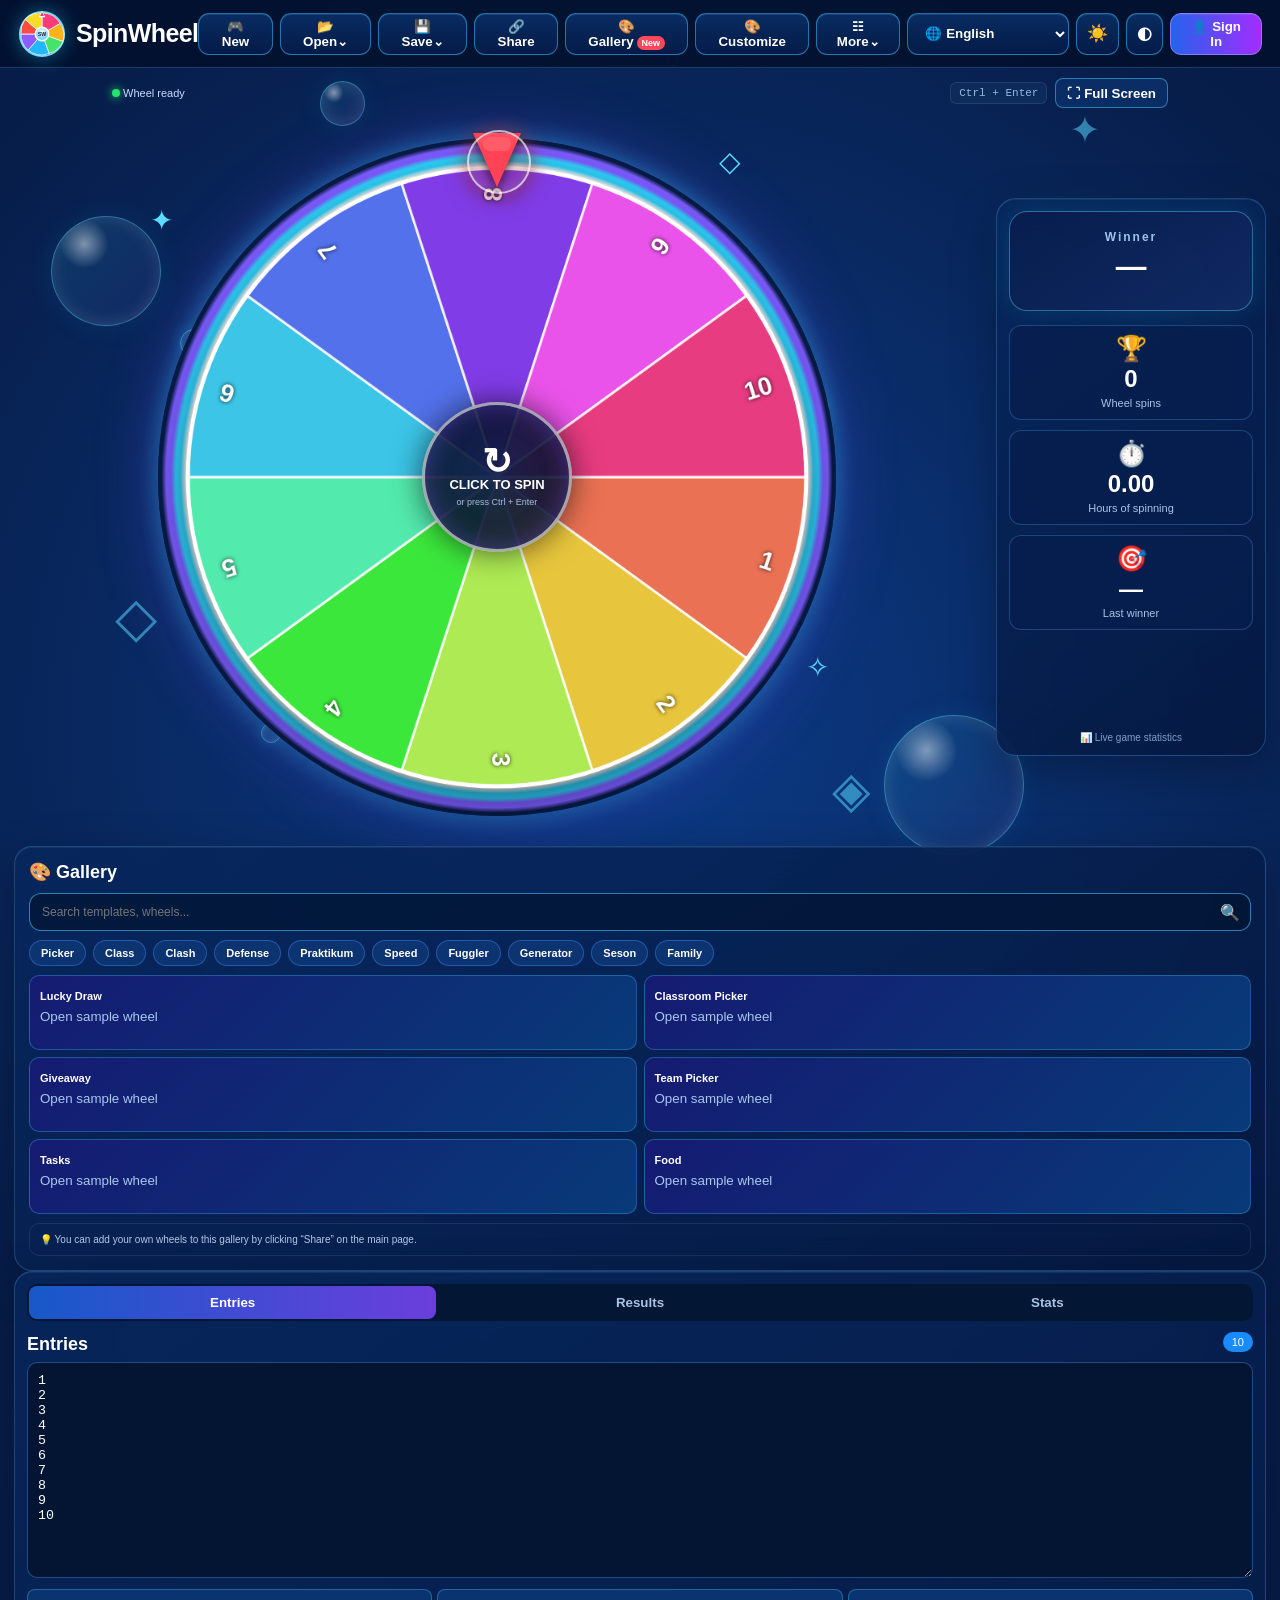
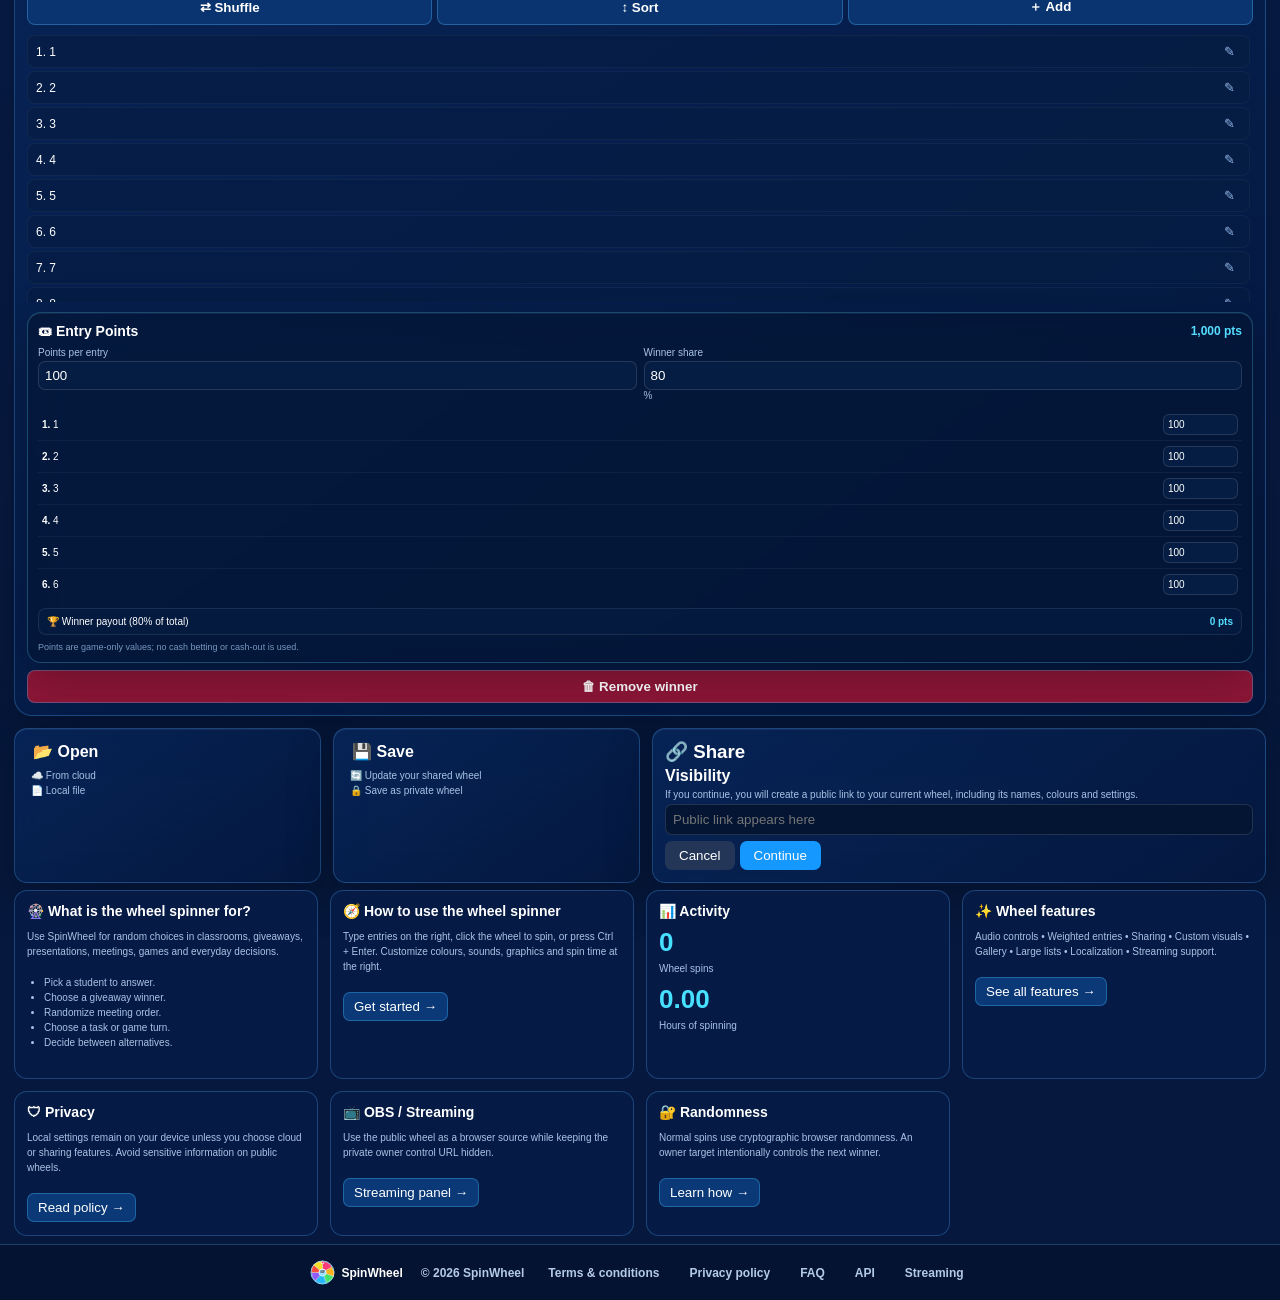
<file: static/index.html>
<!doctype html>
<html lang="en">
<head>
<meta charset="utf-8"><meta name="viewport" content="width=device-width,initial-scale=1">
<title>SpinWheel</title>
<meta name="theme-color" content="#071b4b">
<link rel="icon" type="image/svg+xml" href="/static/spinwheel-logo.svg">
<link rel="apple-touch-icon" href="/static/spinwheel-logo.svg">
<link rel="manifest" href="/static/site.webmanifest">
<link rel="stylesheet" href="/static/style.css">
</head>
<body>
<div class="bgfx" aria-hidden="true"><span class="bubble b1"></span><span class="bubble b2"></span><span class="bubble b3"></span><span class="bubble b4"></span><span class="bubble b5"></span><span class="shape s1">◇</span><span class="shape s2">✦</span><span class="shape s3">✧</span><span class="shape s4">◈</span><span class="shape s5">○</span></div>
<header class="topbar">
 <a class="brand" href="/"><img src="/static/spinwheel-logo.svg" class="brandLogo"><span><b>SpinWheel</b></span></a>
 <nav class="nav">
  <button onclick="newGame()">🎮 <span data-i18n="newGame">New</span></button>
  <div class="menu"><button onclick="toggleMenu('openMenu')">📂 <span data-i18n="open">Open</span>⌄</button><div id="openMenu" class="dropdown"><button onclick="openCloud()">☁️ <span data-i18n="openCloud">From cloud</span></button><button onclick="openLocal()">📄 <span data-i18n="openLocal">Local file</span></button><button onclick="helpChoose()">❔ <span data-i18n="helpChoose">Help me choose</span></button></div></div>
  <div class="menu"><button onclick="toggleMenu('saveMenu')">💾 <span data-i18n="save">Save</span>⌄</button><div id="saveMenu" class="dropdown"><button onclick="saveShared()">🔄 <span data-i18n="updateShared">Update your shared wheel</span></button><button onclick="savePrivate()">🔒 <span data-i18n="savePrivate">Save as private wheel</span></button></div></div>
  <button onclick="shareWheel()">🔗 <span data-i18n="share">Share</span></button>
  <button onclick="openGallery()">🎨 <span data-i18n="gallery">Gallery</span><em>New</em></button>
  <button onclick="toggleCustomize()">🎨 <span data-i18n="customize">Customize</span></button>
  <div class="menu"><button onclick="toggleMenu('moreMenu')">☷ <span data-i18n="more">More</span>⌄</button><div id="moreMenu" class="dropdown right"><button onclick="showInfo('feedback')">💬 Feedback</button><button onclick="showInfo('faq')">❔ FAQ</button><button onclick="showAccount()">👤 My Account</button><button onclick="showPreferences()">⚙ Preferences</button><button onclick="importGoogleSheets()">📊 Import Google Sheets</button></div></div>
  <select id="language" onchange="setLanguage(this.value)"><option value="en">🌐 English</option><option value="am">🇪🇹 አማርኛ</option><option value="om">🇪🇹 Afaan Oromoo</option><option value="ti">🇪🇹 ትግርኛ</option><option value="wal">🇪🇹 Wolaytta</option><option value="so">Soomaali</option><option value="sid">Sidama</option></select>
  <button class="themeIcon" onclick="toggleCustomize()">☀️</button><button class="themeIcon">◐</button><button class="accountBtn" onclick="showAccount()">👤 <span data-i18n="signIn">Sign In</span></button>
 </nav>
</header>
<main class="dashboard">
<section class="centerStage">
  <div class="stageHeader"><span><i class="live"></i> <span data-i18n="wheelReady">Wheel ready</span></span><div class="stageTools"><kbd>Ctrl + Enter</kbd><button class="fullBtn" onclick="openFullscreenGame()">⛶ Full Screen</button></div></div>
  <div class="gameLayout">
  <div class="gameWheelColumn">
  <div class="wheelArea">
   <div class="wheelDecor"><span class="ringBubble rb1"></span><span class="ringBubble rb2"></span><span class="ringBubble rb3"></span><span class="ringStar rs1">✦</span><span class="ringStar rs2">✧</span><span class="ringStar rs3">◇</span></div>
   <div class="pointer"><span></span></div>
   <div class="wheelOuter"><canvas id="wheel" width="820" height="820"></canvas><div class="centerSpin" onclick="spin()"><strong>↻</strong><span data-i18n="clickSpin">CLICK TO SPIN</span><small>or press Ctrl + Enter</small></div></div>
   
  </div>
  </div>
  <div class="gameSidePanel glass">
    <div id="winner" class="winnerBanner"><small>Winner</small><strong>—</strong></div>
    <div class="quickStats sideStats">
      <div class="statCard"><strong>🏆</strong><b id="spinCount">0</b><span data-i18n="wheelSpins">Wheel spins</span></div>
      <div class="statCard"><strong>⏱️</strong><b id="hoursCount">0.00</b><span data-i18n="hoursSpinning">Hours of spinning</span></div>
      <div class="statCard"><strong>🎯</strong><b id="lastResult">—</b><span data-i18n="lastWinner">Last winner</span></div>
    </div>
    <div class="sideHint">📊 <span data-i18n="spinStatsHint">Live game statistics</span></div>
  </div>
  </div>
 </section>
 

  <section class="leftGallery glass">
  <div class="panelTitle"><h2>🎨 <span data-i18n="gallery">Gallery</span></h2></div>
  <div class="search"><input id="gallerySearchMain" placeholder="Search templates, wheels..." oninput="renderMainGallery(this.value)"> 🔍</div>
  <div class="chips" id="mainCats"></div><div class="miniGallery" id="mainGallery"></div>
  <div class="galleryNote">💡 <span data-i18n="galleryNote">You can add your own wheels to this gallery by clicking “Share” on the main page.</span></div>
 </section>
  <aside class="rightPanel glass">
  <div class="sideTabs"><button class="active" onclick="showSideTab('list',this)" data-i18n="entries">Entries</button><button onclick="showSideTab('results',this)" data-i18n="results">Results</button><button onclick="showSideTab('stats',this)" data-i18n="stats">Stats</button></div>
  <div class="sideHeading"><h2 data-i18n="entries">Entries</h2><span id="entryCount" class="count">0</span></div>
  <textarea id="entryInput" aria-label="Entries"></textarea>
  <div class="toolbar"><button onclick="shuffleEntries()">⇄ <span data-i18n="shuffle">Shuffle</span></button><button onclick="sortEntries()">↕ <span data-i18n="sort">Sort</span></button><button onclick="addEntry()">＋ <span data-i18n="add">Add</span></button></div>
  <div id="entryList"></div><div id="resultsList" class="hidden"></div><div id="statsPanel" class="hidden"></div>
  <div class="pointsPanel glass">
    <div class="pointsHead"><h3>🎟 Entry Points</h3><span id="poolTotal">0 pts</span></div>
    <div class="pointsControls"><label>Points per entry <input id="pointsDefault" type="number" min="0" step="1" value="100" oninput="applyDefaultPoints()"></label><label>Winner share <input id="winnerShare" type="number" min="0" max="100" step="1" value="20" readonly>%</label></div>
    <div id="pointsList" class="pointsList"></div>
    <div class="payoutSummary"><div class="winnerOnlyPayout"><span>🏆 Winner payout (80% of total)</span><b id="winnerPayout">0 pts</b></div></div><div class="pointsNote">Points are game-only values; no cash betting or cash-out is used.</div>
  </div>
  <button class="remove" onclick="removeWinner()">🗑 <span data-i18n="removeWinner">Remove winner</span></button>
  <div id="customize" class="customize hidden"><h3 data-i18n="appearance">Appearance</h3><label data-i18n="themeColor">Theme colour</label><input id="themeColor" type="color" value="#7c5cff"><label data-i18n="backgroundColor">Background colour</label><input id="bgColor" type="color" value="#06183d"><label data-i18n="backgroundStyle">Background style</label><select id="bgStyle"><option value="solid">Solid</option><option value="gradient">Gradient</option><option value="pattern">Pattern</option><option value="dots">Dots</option></select><label class="check"><input id="graphics" type="checkbox" checked> <span data-i18n="graphics">Animated graphics</span></label><label class="check"><input id="sound" type="checkbox" checked> <span data-i18n="sound">Sound</span></label><label class="check"><input id="confetti" type="checkbox" checked> <span data-i18n="confetti">Confetti</span></label><label data-i18n="spinTime">Spin time</label><div class="range"><input id="duration" type="range" min="1" max="60" value="6"><b><span id="durationLabel">6</span>s</b></div><button class="apply" onclick="applyTheme()" data-i18n="apply">Apply</button></div>
 </aside>

</main>

<section class="openSaveBar"><div class="glass actionCard"><button onclick="openCloud()">📂 <span data-i18n="open">Open</span></button><small>☁️ From cloud</small><small>📄 Local file</small></div><div class="glass actionCard"><button onclick="saveShared()">💾 <span data-i18n="save">Save</span></button><small>🔄 Update your shared wheel</small><small>🔒 Save as private wheel</small></div><div class="glass shareCard"><div><h3>🔗 Share</h3><b>Visibility</b><p>If you continue, you will create a public link to your current wheel, including its names, colours and settings.</p><input id="sharePreview" readonly placeholder="Public link appears here"><div><button onclick="closeModal()" class="secondary">Cancel</button><button onclick="shareWheel()" class="primary">Continue</button></div></div></div></section>
<section class="infoGrid">
 <article><h3>🎡 What is the wheel spinner for?</h3><p>Use SpinWheel for random choices in classrooms, giveaways, presentations, meetings, games and everyday decisions.</p><ul><li>Pick a student to answer.</li><li>Choose a giveaway winner.</li><li>Randomize meeting order.</li><li>Choose a task or game turn.</li><li>Decide between alternatives.</li></ul></article>
 <article><h3>🧭 How to use the wheel spinner</h3><p>Type entries on the right, click the wheel to spin, or press Ctrl + Enter. Customize colours, sounds, graphics and spin time at the right.</p><button class="learn" onclick="showInfo('how')">Get started →</button></article>
 <article><h3>📊 Activity</h3><div class="bigMetric" id="activitySpins">0</div><span>Wheel spins</span><div class="bigMetric" id="activityHours">0.00</div><span>Hours of spinning</span></article>
 <article><h3>✨ Wheel features</h3><p>Audio controls • Weighted entries • Sharing • Custom visuals • Gallery • Large lists • Localization • Streaming support.</p><button class="learn" onclick="showInfo('features')">See all features →</button></article>
 <article><h3>🛡 Privacy</h3><p>Local settings remain on your device unless you choose cloud or sharing features. Avoid sensitive information on public wheels.</p><button class="learn" onclick="showInfo('privacy')">Read policy →</button></article>
 <article><h3>📺 OBS / Streaming</h3><p>Use the public wheel as a browser source while keeping the private owner control URL hidden.</p><button class="learn" onclick="showInfo('streaming')">Streaming panel →</button></article>
 <article><h3>🔐 Randomness</h3><p>Normal spins use cryptographic browser randomness. An owner target intentionally controls the next winner.</p><button class="learn" onclick="showInfo('random')">Learn how →</button></article>
</section>
<footer class="siteFooter"><div class="footerBrand"><img src="/static/spinwheel-logo.svg"><b>SpinWheel</b></div><span>© 2026 SpinWheel</span><button onclick="showInfo('terms')">Terms & conditions</button><button onclick="showInfo('privacy')">Privacy policy</button><button onclick="showInfo('faq')">FAQ</button><button onclick="showInfo('api')">API</button><button onclick="showInfo('streaming')">Streaming</button></footer>
<div id="fullscreenGame" class="fullscreenGame hidden">
  <div class="fullscreenTop"><div class="fsBrand"><img src="/static/spinwheel-logo.svg"><b>SpinWheel</b></div><div class="fsTopTools">
<button type="button" onclick="fsNewGame()">🎮 New Game</button>
<button type="button" onclick="toggleFsCustomize()">🎨 Customize</button>
<button type="button" onclick="toggleFsGallery()">🖼 Gallery</button>
<button type="button" onclick="closeFullscreenGame()">✕ Exit</button></div></div>
  <div class="fullscreenStage">
    <div class="fsDecor" aria-hidden="true"><span>✦</span><span>◇</span><span>○</span><span>✧</span></div>
    <aside class="fsEntriesPanel">
      <div class="fsEntriesTitle"><span>🎟 Entries playing <b id="fsEntryCount"></b></span><span class="fsEntryControls"><button type="button" onclick="fsAddEntry(event)" title="Add entry">＋ ADD</button></span></div>
      <div id="fsInlineAdd" class="fsInlineAdd hidden">
        <input id="fsInlineEntryName" type="text" autocomplete="off" placeholder="Entry name or number">
        <button type="button" onclick="confirmFsAddEntry(event)">ADD</button>
        <button type="button" class="secondary" onclick="cancelFsAddEntry(event)">×</button>
      </div>
      <div id="fsEntries"></div>
    </aside>
    <div class="fsWheelWrap"><div class="fsPointer"></div><div class="fsWheelOuter"><canvas id="fullscreenWheel" width="1200" height="1200"></canvas><div class="fsCenterSpin" onclick="spin()"><strong>↻</strong><span>CLICK TO SPIN</span><small>Ctrl + Enter</small></div></div></div>
    <aside class="fsSidePanel">
      <div id="fullscreenWinner" class="fullscreenWinner">Ready to spin</div>
      <div class="fsStatsTitle">LIVE GAME</div>
      <div class="fsStatCard"><strong id="fsSpinCount">0</strong><span>Wheel spins</span></div>
      <div class="fsStatCard"><strong id="fsHoursCount">0.00</strong><span>Hours of spinning</span></div>
      <div class="fsStatCard fsLastWinnerCard"><strong id="fsLastResult">—</strong><span>Last winner</span></div>
      <div class="fsPointsBox"><div class="pointsHead"><h3>🎟 Entry Points / Bets</h3><span id="fsPoolTotal">0 pts</span></div><div class="fsAllBet"><label>Bet for all entries <input id="fsAllBetAmount" type="number" min="0" step="1" value="100" onclick="event.stopPropagation()" onkeydown="event.stopPropagation()"></label><button onclick="applyAllEntryBet()">APPLY ALL</button></div><div class="fsPointsMeta">Each entry has its own points. You can change any entry below after applying the same bet to all. 🏆 Winner payout (80%): <b id="fsWinnerPayout">0 pts</b></div><div id="fsPointsList" class="fsPointsList"></div></div>
      
    </aside>
  </div>
  <div id="fsCustomizePanel" class="fsQuickPanel hidden"><h3>🎨 Customize</h3><div id="fsCustomizeMount"></div></div>
  <div id="fsGalleryPanel" class="fsQuickPanel hidden"><h3>🖼 Gallery</h3><input id="fsGallerySearch" class="galleryInput" placeholder="Search gallery…" oninput="renderFsGallery(this.value)"><div id="fsGalleryCards" class="miniGallery" style="margin-top:10px"></div></div>
  <div id="winnerCelebration" class="winnerCelebration hidden" aria-live="polite"><div class="celebrationGlow"></div><div class="celebrationTitle"><small>🏆 WINNER</small><b id="celebrationWinner">—</b><span id="celebrationPrize">+0 pts</span></div></div>
</div>
<div id="modal" class="modal hidden"><div class="modalCard"><button class="x" onclick="closeModal()">×</button><h2 id="modalTitle"></h2><div id="modalBody"></div><div id="modalActions" class="modalActions"></div></div></div>
<script src="https://cdn.socket.io/4.8.1/socket.io.min.js"></script><script src="/static/app.js"></script>
</body></html>
</file>
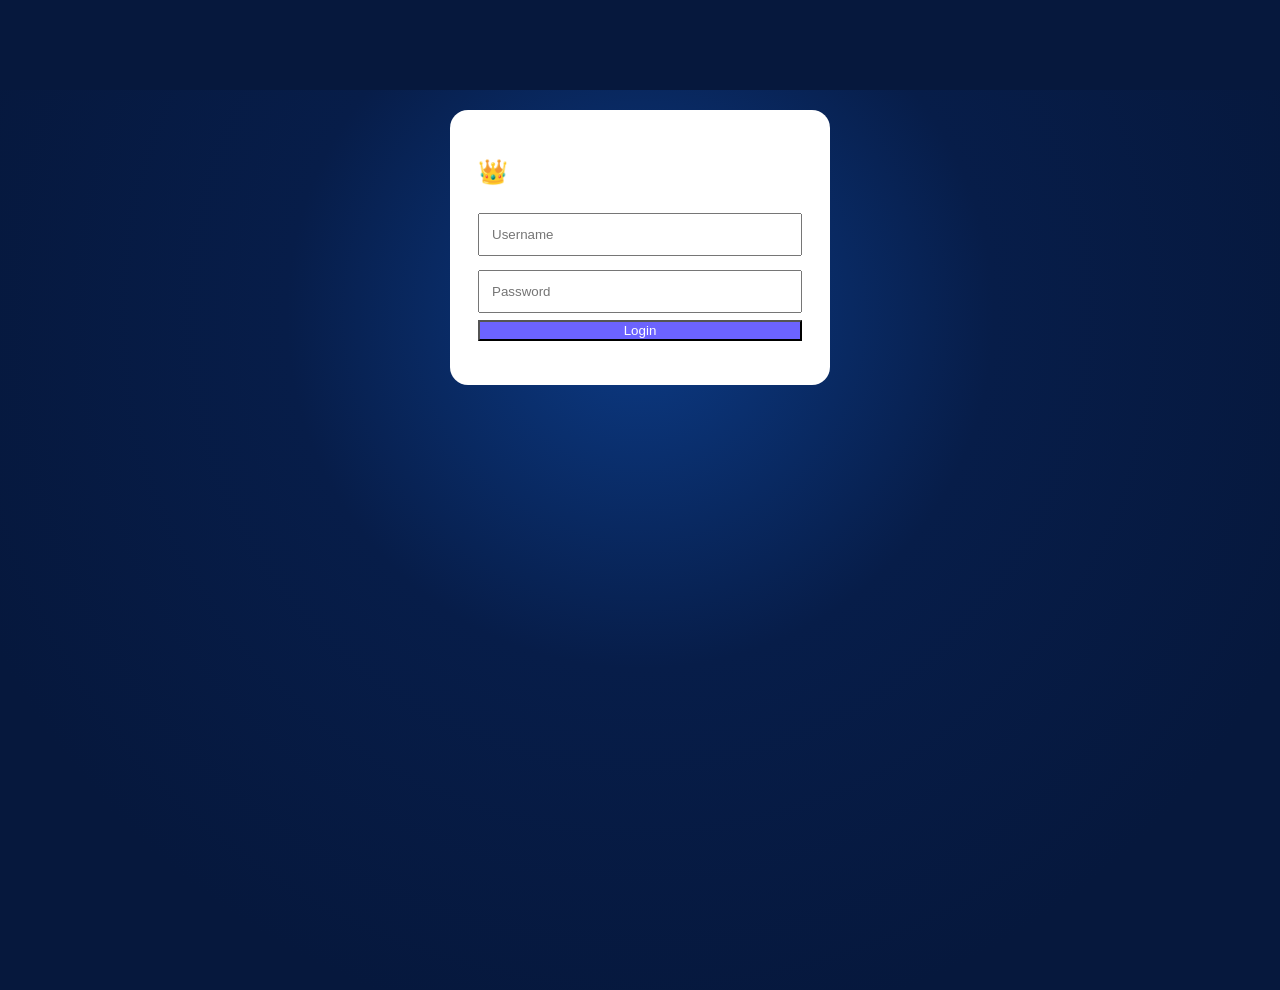
<file: templates/admin-login.html>
<!doctype html><html><head><meta charset="utf-8"><meta name="viewport" content="width=device-width,initial-scale=1"><title>Owner Login</title><link rel="stylesheet" href="/static/style.css"></head><body><main style="max-width:420px;margin:90px auto;padding:20px"><section style="background:#fff;padding:28px;border-radius:18px"><h1>👑 Owner Login</h1><input id="u" placeholder="Username" style="width:100%;padding:12px;margin:7px 0"><input id="p" type="password" placeholder="Password" style="width:100%;padding:12px;margin:7px 0"><button onclick="login()" style="width:100%;background:#6c63ff;color:#fff">Login</button><p id="m"></p></section></main><script>async function login(){let r=await fetch("/api/login",{method:"POST",headers:{"Content-Type":"application/json"},body:JSON.stringify({username:u.value,password:p.value})});let d=await r.json();if(r.ok)location="/admin";else m.textContent=d.message}</script></body></html>
</file>
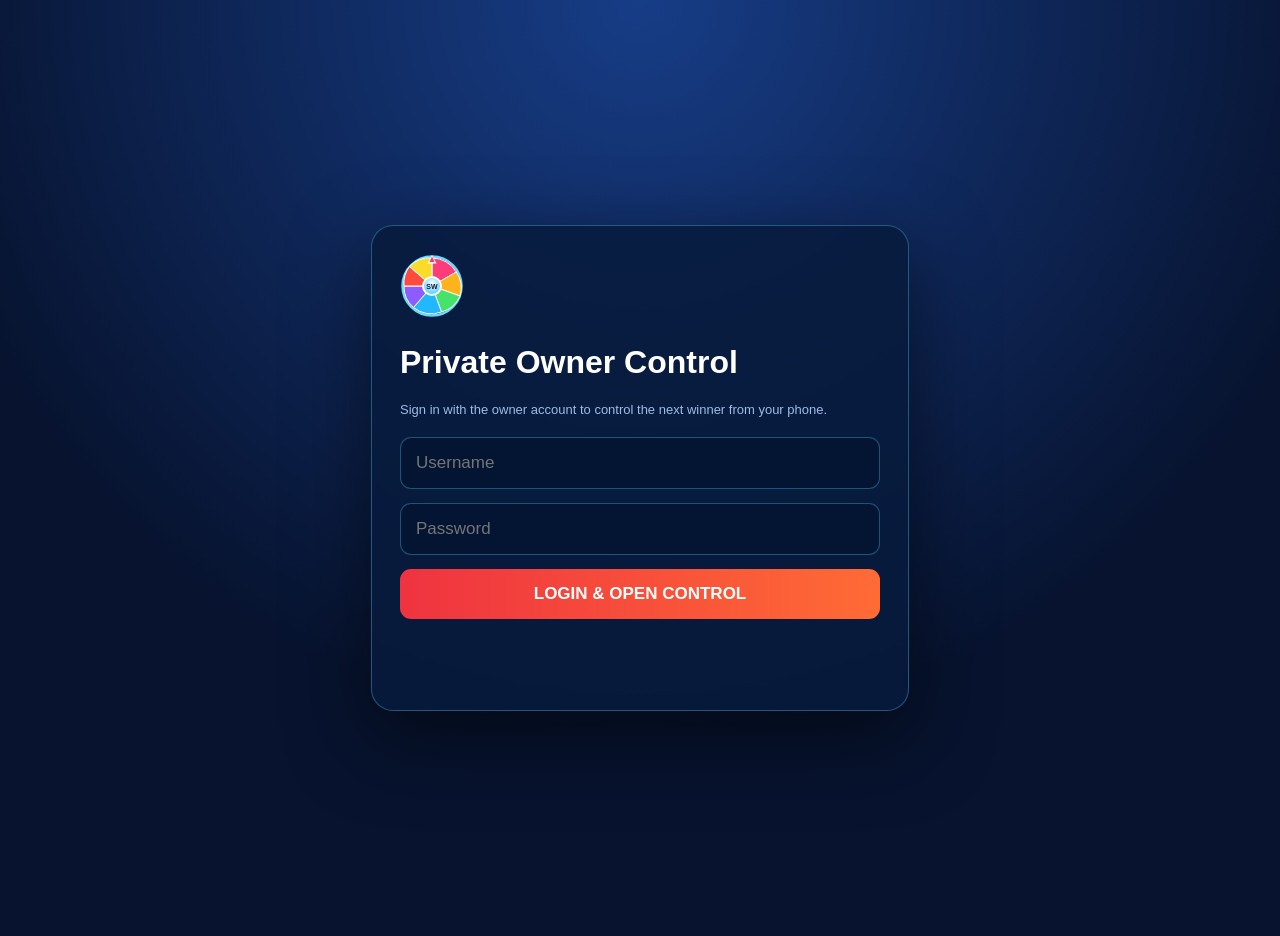
<file: templates/control.html>
<!doctype html>
<html lang="en"><head><meta charset="utf-8"><meta name="viewport" content="width=device-width,initial-scale=1"><title>SpinWheel Private Control</title>
<style>body{font-family:Arial,sans-serif;background:radial-gradient(circle at top,#173d87,#07132f 65%);color:#fff;margin:0;min-height:100vh;display:flex;align-items:center;justify-content:center;padding:18px}.card{width:min(94vw,480px);background:#071b3ddd;border:1px solid #51d8ff55;padding:28px;border-radius:22px;box-shadow:0 25px 80px #0008}.logo{width:64px;height:64px}.field{width:100%;box-sizing:border-box;padding:15px;margin:7px 0;border-radius:11px;border:1px solid #5bcfff55;background:#031533;color:#fff;font-size:17px}.btn{width:100%;padding:15px;margin:7px 0;border-radius:11px;border:0;font-size:17px;font-weight:800;cursor:pointer}.win{background:linear-gradient(90deg,#ef3340,#ff6b35);color:#fff}.ok{background:#0f9f76;color:#fff}.muted{color:#9fbce4;font-size:13px}.status{min-height:24px;color:#70e4ff;font-weight:700}.hidden{display:none!important}.target{font-size:30px;font-weight:900;text-align:center;color:#62e5ff;padding:12px;word-break:break-word}</style></head>
<body><div class="card">
<img class="logo" src="/static/spinwheel-logo.svg" alt="SpinWheel"><h1>Private Owner Control</h1>
<section id="loginBox"><p class="muted">Sign in with the owner account to control the next winner from your phone.</p><input id="u" class="field" placeholder="Username" autocomplete="username"><input id="p" class="field" type="password" placeholder="Password" autocomplete="current-password"><button class="btn win" onclick="phoneLogin()">LOGIN & OPEN CONTROL</button><p id="loginStatus" class="status"></p></section>
<section id="controlBox" class="hidden"><p class="muted">Connected privately. This page is not shown on the public wheel.</p><input id="target" class="field" placeholder="Enter any number or name from the wheel"><button class="btn win" onclick="send()">MAKE THIS WIN</button><button class="btn ok" onclick="clearT()">CLEAR TARGET</button><div id="current" class="target">No target</div><p id="status" class="status">Connecting…</p><button class="btn" style="background:#173a72;color:#fff" onclick="location='/'">OPEN PUBLIC WHEEL</button></section>
</div>
<script src="https://cdn.socket.io/4.8.1/socket.io.min.js"></script><script>
let token=new URLSearchParams(location.search).get('token')||'',s=null;
const $=id=>document.getElementById(id);
function showControl(){ $('loginBox').classList.add('hidden'); $('controlBox').classList.remove('hidden'); connect(); }
async function phoneLogin(){const username=$('u').value.trim(),password=$('p').value;if(!username||!password){$('loginStatus').textContent='Enter username and password.';return}try{const r=await fetch('/api/phone-login',{method:'POST',headers:{'Content-Type':'application/json'},body:JSON.stringify({username,password})});const d=await r.json();if(!r.ok){$('loginStatus').textContent=d.message||'Login failed.';return}token=new URL(d.control_url,location.origin).searchParams.get('token');history.replaceState({},'',d.control_url);showControl()}catch(e){$('loginStatus').textContent='Could not connect to the server.'}}
function connect(){if(typeof io!=='function'){$('status').textContent='Controller connection library did not load.';return}if(s)s.disconnect();s=io({transports:['websocket','polling']});s.on('connect',()=>{s.emit('owner_join',{token});$('status').textContent='Connected — ready to control the next spin.'});s.on('owner_ready',d=>{setCurrent(d.target);$('status').textContent=d.target?'Connected — current target: '+d.target:'Connected — no target set.'});s.on('target_changed',d=>{setCurrent(d.target);$('status').textContent=d.target?'Target accepted: '+d.target:'Target cleared.'});s.on('control_error',d=>{$('status').textContent=d.message||'Controller error.'});s.on('disconnect',()=>{$('status').textContent='Disconnected — reconnecting…'});}
function setCurrent(v){$('current').textContent=v?'TARGET: '+v:'No target'}
function send(){const t=$('target').value.trim();if(!t){$('status').textContent='Enter a number or name first.';return}if(!s||!s.connected){$('status').textContent='Not connected yet.';return}s.emit('set_target',{token,target:t})}
function clearT(){if(s&&s.connected)s.emit('clear_target',{token})}
if(token)showControl();
</script></body></html>
</file>
<file: static/style.css>
*{box-sizing:border-box} :root{--theme:#7c5cff;--bg:#06183d;--panel:rgba(5,27,72,.82);--panel2:rgba(8,36,88,.72);--line:rgba(82,177,255,.28);--text:#fff;--muted:#a9c2e8}html{background:var(--bg)}body{margin:0;min-height:100vh;font-family:Inter,Segoe UI,Arial,sans-serif;color:var(--text);background:radial-gradient(circle at 50% 25%,#0c3b86 0,#071d49 38%,var(--bg) 78%);overflow-x:hidden}.bgfx{position:fixed;inset:0;pointer-events:none;overflow:hidden;z-index:0}.bubble{position:absolute;border:1px solid #5bdcff66;border-radius:50%;background:radial-gradient(circle at 30% 25%,#fff7,transparent 22%),linear-gradient(135deg,#23d8ff22,#a66cff12);box-shadow:inset 0 0 18px #fff2,0 0 28px #20c9ff18;animation:float 13s ease-in-out infinite}.b1{width:110px;height:110px;left:4%;top:24%}.b2{width:45px;height:45px;left:25%;top:9%;animation-delay:-4s}.b3{width:80px;height:80px;right:7%;top:28%;animation-delay:-8s}.b4{width:140px;height:140px;right:20%;bottom:5%;animation-delay:-2s}.b5{width:55px;height:55px;left:34%;bottom:12%;animation-delay:-7s}.shape{position:absolute;color:#57d9ff88;font-size:55px;animation:drift 10s ease-in-out infinite}.s1{left:9%;top:65%}.s2{right:14%;top:12%;font-size:38px;animation-delay:-3s}.s3{left:37%;top:18%;font-size:32px;animation-delay:-6s}.s4{right:32%;bottom:9%;font-size:50px;animation-delay:-1s}.s5{left:52%;top:5%;font-size:25px;animation-delay:-5s}@keyframes float{50%{transform:translate(25px,-35px) scale(1.08)}100%{transform:translate(-10px,15px)}}@keyframes drift{50%{transform:translate(25px,-25px) rotate(180deg)}100%{transform:translate(-15px,20px) rotate(360deg)}}
.topbar{height:68px;display:flex;align-items:center;justify-content:space-between;padding:7px 18px;border-bottom:1px solid var(--line);background:rgba(3,16,45,.88);backdrop-filter:blur(18px);position:sticky;top:0;z-index:30}.brand{display:flex;align-items:center;gap:10px;color:white;text-decoration:none;min-width:180px}.brandLogo{width:48px;height:48px;filter:drop-shadow(0 0 10px #21cfff66)}.brand b{display:block;font-size:25px;letter-spacing:-.6px}.brand small{color:#70dfff;font-size:10px}.nav{display:flex;gap:7px;align-items:center}.nav button,.nav select{height:42px;border:1px solid #35bfff88;border-radius:11px;background:linear-gradient(180deg,#0c3a7caa,#061e4dcc);color:#fff;padding:0 13px;font-weight:800;cursor:pointer;box-shadow:inset 0 1px #ffffff16}.nav button:hover{border-color:#7ae7ff;transform:translateY(-1px)}.nav em{font-style:normal;font-size:9px;background:#ff475d;border-radius:8px;padding:2px 5px;margin-left:3px}.nav select{outline:0}.themeIcon{padding:0 10px!important;font-size:17px}.accountBtn{background:linear-gradient(90deg,#2563eb,#a32cff)!important;border-color:#8a7bff!important}.menu{position:relative}.dropdown{display:none;position:absolute;top:47px;left:0;width:235px;padding:7px;background:#071d49f5;border:1px solid #39c7ff66;border-radius:12px;box-shadow:0 20px 50px #0008;z-index:50}.dropdown.open{display:block}.dropdown.right{right:0;left:auto}.dropdown button{width:100%;height:auto;min-height:40px;text-align:left;border:0;border-radius:8px;background:transparent}.dropdown button:hover{background:#ffffff12}
.dashboard{position:relative;z-index:2;display:grid;grid-template-columns:300px minmax(500px,1fr) 330px;gap:12px;padding:14px 16px 5px;max-width:1540px;margin:auto}.glass{background:linear-gradient(145deg,#07275dcc,#05183fdd);border:1px solid var(--line);box-shadow:0 14px 45px #0004,inset 0 1px #ffffff10;backdrop-filter:blur(16px);border-radius:18px}.leftGallery{padding:13px;align-self:start}.panelTitle h2{margin:0 0 10px;font-size:18px}.search{height:38px;border:1px solid #42c9ff99;border-radius:12px;background:#021431aa;display:flex;align-items:center;padding:0 10px;color:#83dcff}.search input{flex:1;background:none;border:0;outline:0;color:#fff;font-size:12px}.chips{display:flex;flex-wrap:wrap;gap:7px;margin:9px 0}.chips button{background:#0c3471;border:1px solid #4b8dff66;color:#fff;border-radius:999px;padding:6px 11px;font-size:11px;font-weight:800;cursor:pointer}.miniGallery{display:grid;grid-template-columns:1fr 1fr;gap:7px}.miniCard{min-height:75px;border:1px solid #40bfff55;border-radius:10px;padding:10px;background:linear-gradient(135deg,#151b72,#083a78);cursor:pointer}.miniCard b{font-size:11px}.miniCard small{display:block;color:#a8c8ee;margin-top:5px}.galleryNote{font-size:10px;color:#b5cae9;margin-top:9px;border:1px solid #ffffff16;border-radius:10px;padding:10px}
.centerStage{min-width:0;display:flex;flex-direction:column;align-items:center}.stageHeader{width:100%;height:30px;display:flex;justify-content:space-between;align-items:center;padding:0 12px;color:#c8ddff;font-size:11px}.live{display:inline-block;width:8px;height:8px;border-radius:50%;background:#23e66f;box-shadow:0 0 10px #23e66f}.stageHeader kbd{background:#0c2a5a;border:1px solid #ffffff18;padding:4px 8px;border-radius:6px;color:#9cb7dc}.wheelArea{position:relative;width:min(690px,100%);aspect-ratio:1;display:grid;place-items:center}.wheelOuter{width:92%;height:92%;position:relative;border-radius:50%;padding:8px;background:radial-gradient(circle,#fff 0 65%,#30d5ff 66% 67%,#7c5cff 68% 69%,#071b45 70%);box-shadow:0 0 25px #26caff77,0 0 65px #774dff55}.wheelOuter canvas{width:100%;height:100%;display:block;border-radius:50%;cursor:pointer;filter:drop-shadow(0 12px 20px #0008)}.pointer{position:absolute;z-index:10;top:1.7%;left:50%;transform:translateX(-50%);width:0;height:0;border-left:24px solid transparent;border-right:24px solid transparent;border-top:54px solid #ff4256;filter:drop-shadow(0 4px 5px #000b)}.pointer:after{content:"";position:absolute;left:-14px;top:-50px;width:28px;height:14px;background:#ff5b68;border-radius:6px}.centerSpin{position:absolute;left:50%;top:50%;transform:translate(-50%,-50%);width:150px;height:150px;border-radius:50%;display:flex;flex-direction:column;justify-content:center;align-items:center;text-align:center;background:radial-gradient(circle,#101c48ee,#050a1ddd);border:3px solid #fff9;box-shadow:0 0 30px #0009,inset 0 0 25px #7c5cff66;cursor:pointer}.centerSpin strong{font-size:36px;color:#fff;line-height:30px}.centerSpin span{font-size:13px;font-weight:900}.centerSpin small{font-size:9px;color:#a7bde2;margin-top:5px}.floatingSpin{position:absolute;right:1%;bottom:3%;width:120px;height:120px;border-radius:50%;border:3px solid #58e2ff;background:radial-gradient(circle,#0872cf,#102a8e);color:white;box-shadow:0 0 30px #16cfff88;display:flex;flex-direction:column;align-items:center;justify-content:center;cursor:pointer;z-index:8}.floatingSpin span{font-size:36px}.floatingSpin b{font-size:18px}.wheelDecor{position:absolute;inset:0;pointer-events:none}.ringBubble{position:absolute;border-radius:50%;border:1px solid #4de0ff88;box-shadow:inset 0 0 10px #fff3,0 0 15px #2dd4ff33;animation:float 6s ease-in-out infinite}.rb1{width:28px;height:28px;left:7%;top:30%}.rb2{width:42px;height:42px;right:5%;top:38%;animation-delay:-2s}.rb3{width:20px;height:20px;left:18%;bottom:14%;animation-delay:-4s}.ringStar{position:absolute;color:#58dcff;font-size:28px;animation:drift 7s infinite}.rs1{left:3%;top:13%}.rs2{right:5%;bottom:22%;animation-delay:-2s}.rs3{right:17%;top:5%;animation-delay:-4s}.winnerBanner{min-height:45px;margin-top:-2px;border:1px solid #b46cff77;background:linear-gradient(90deg,#18206ccc,#4e146aaa);border-radius:18px;padding:6px 32px;min-width:240px;text-align:center;font-weight:900;font-size:18px;box-shadow:0 0 20px #8b5cff33}.quickStats{width:100%;display:grid;grid-template-columns:repeat(3,1fr);gap:8px;margin-top:8px}.quickStats div{background:#071f4ec9;border:1px solid var(--line);border-radius:12px;padding:7px;text-align:center}.quickStats strong{display:block;font-size:20px;color:#48e0ff}.quickStats span{display:block;color:#9db8df;font-size:10px}
.rightPanel{padding:12px;min-height:100%;align-self:start}.sideTabs{display:grid;grid-template-columns:repeat(3,1fr);background:#031633;border-radius:10px;padding:2px}.sideTabs button{border:0;background:transparent;color:#a8c3e7;padding:9px 4px;border-radius:8px;font-weight:800;cursor:pointer}.sideTabs button.active{background:linear-gradient(90deg,#1759c9,#6b3edc);color:#fff}.sideHeading{display:flex;align-items:center;justify-content:space-between}.sideHeading h2{font-size:18px;margin:13px 0 7px}.count{background:#198bff;color:#fff;border-radius:20px;padding:4px 9px;font-size:11px}.rightPanel textarea{width:100%;height:155px;background:#031533;color:#fff;border:1px solid #4c9dff66;border-radius:10px;padding:10px;resize:vertical}.toolbar{display:grid;grid-template-columns:1fr 1fr 1fr;gap:5px;margin:7px 0}.toolbar button,.remove,.apply{border:1px solid #55bfff55;background:#0a3470;color:#fff;border-radius:8px;padding:8px;font-weight:800;cursor:pointer}.entry{display:flex;align-items:center;gap:5px;padding:7px 8px;margin:3px 0;background:#061d43aa;border:1px solid #ffffff0b;border-radius:8px;font-size:12px}.entry span{flex:1}.entry button{background:none;border:0;color:#91b6e6;cursor:pointer}.entry.selected{outline:1px solid var(--theme)}.result{display:flex;justify-content:space-between;padding:9px;border-bottom:1px solid #ffffff10;font-size:11px}.statsPanel{display:grid;gap:8px}.statBox{padding:12px;background:#071f4e;border:1px solid var(--line);border-radius:10px}.statBox b{display:block;font-size:25px;color:#4ce2ff}.remove{width:100%;margin-top:7px;background:#8d1637}.customize{margin-top:12px;border-top:1px solid #ffffff16;padding-top:10px}.customize label{display:block;font-size:11px;margin:8px 0 4px;color:#b8cff0}.customize input[type=color],.customize select{width:100%;height:35px;background:#031533;border:1px solid #ffffff22;border-radius:7px;color:#fff}.check{display:flex!important;gap:7px;align-items:center}.range{display:flex;gap:7px;align-items:center}.range input{flex:1}.apply{width:100%;background:linear-gradient(90deg,#2563eb,#8b3dff);margin-top:8px}.hidden{display:none!important}
.openSaveBar{position:relative;z-index:2;max-width:1120px;margin:5px auto;padding:0 16px;display:grid;grid-template-columns:190px 190px 1fr;gap:8px}.actionCard,.shareCard{min-height:100px;padding:12px;border-radius:13px}.actionCard button{display:block;width:100%;background:none;border:0;color:#fff;text-align:left;font-weight:900;font-size:16px;margin-bottom:8px}.actionCard small{display:block;color:#a9c3e7;font-size:10px;margin:4px}.shareCard h3{margin:0 0 4px}.shareCard p{font-size:10px;color:#a9c3e7;margin:4px 0}.shareCard input{width:100%;background:#031533;border:1px solid #ffffff20;color:#9dc3ee;padding:7px;border-radius:7px}.shareCard button{padding:7px 14px;border-radius:7px;border:0;margin:6px 5px 0 0}.primary{background:#1598ff;color:#fff}.secondary{background:#243657;color:#fff}
.infoGrid{position:relative;z-index:2;max-width:1120px;margin:4px auto 0;padding:0 16px 4px;display:grid;grid-template-columns:repeat(4,1fr);gap:8px}.infoGrid article{background:#061d48d9;border:1px solid var(--line);border-radius:13px;padding:12px;min-height:145px}.infoGrid h3{font-size:14px;margin:0 0 7px}.infoGrid p,.infoGrid li{font-size:10px;line-height:1.5;color:#abc3e5}.infoGrid ul{padding-left:17px}.bigMetric{font-size:26px;font-weight:900;color:#48e0ff;margin-top:8px}.infoGrid span{font-size:10px;color:#a9c2e8}.learn{margin-top:8px;background:#0b3977;border:1px solid #48bfff55;color:#fff;padding:6px 10px;border-radius:7px}.siteFooter{position:relative;z-index:2;min-height:48px;border-top:1px solid var(--line);display:flex;align-items:center;justify-content:center;gap:18px;flex-wrap:wrap;padding:7px 18px;color:#b5cae8;font-size:11px;background:#031331}.siteFooter button{background:none;border:0;color:#b5cae8;cursor:pointer}.footerBrand{display:flex;align-items:center;gap:6px;color:#fff}.footerBrand img{width:25px;height:25px}.modal{position:fixed;inset:0;background:#000b;z-index:100;display:grid;place-items:center;padding:20px}.modalCard{width:min(600px,95vw);max-height:85vh;overflow:auto;background:#071c46;border:1px solid #42cfff77;border-radius:18px;padding:22px;box-shadow:0 30px 100px #000c;position:relative}.modalCard h2{margin-top:0}.modalCard p,.modalCard li{color:#abc3e8;line-height:1.6;font-size:13px}.x{position:absolute;right:12px;top:9px;background:none;border:0;color:#fff;font-size:26px}.modalActions{display:flex;justify-content:flex-end;gap:8px;margin-top:15px}.modalActions button{padding:9px 16px;border:0;border-radius:8px}.confetti{position:fixed;top:-15px;width:9px;height:17px;background:hsl(var(--h),85%,60%);z-index:120;animation:fall 1.8s linear forwards}@keyframes fall{to{transform:translateY(110vh) rotate(720deg)}}
@media(max-width:1200px){.dashboard{grid-template-columns:230px minmax(430px,1fr) 300px}.nav button{padding:0 8px;font-size:11px}.brand{min-width:145px}.infoGrid{grid-template-columns:repeat(2,1fr)}}@media(max-width:900px){.topbar{height:auto;align-items:flex-start;gap:8px;flex-wrap:wrap}.nav{flex-wrap:wrap}.dashboard{grid-template-columns:1fr}.leftGallery{order:2}.centerStage{order:1}.rightPanel{order:3}.wheelArea{width:min(92vw,650px)}.openSaveBar{grid-template-columns:1fr}.infoGrid{grid-template-columns:1fr}.siteFooter{gap:10px}.floatingSpin{width:95px;height:95px}.centerSpin{width:125px;height:125px}}@media(max-width:560px){.brandLogo{width:40px;height:40px}.brand b{font-size:20px}.nav select{max-width:120px}.wheelOuter{width:94%;height:94%}.pointer{border-left-width:18px;border-right-width:18px;border-top-width:43px}.centerSpin{width:105px;height:105px}.centerSpin strong{font-size:28px}.centerSpin span{font-size:10px}.floatingSpin{width:76px;height:76px;right:0}.floatingSpin span{font-size:24px}.floatingSpin b{font-size:12px}.quickStats{grid-template-columns:1fr}.infoGrid article{min-height:auto}}
.galleryInput{width:100%;padding:10px;margin:5px 0;background:#031533;border:1px solid #42bfff55;border-radius:8px;color:#fff}.modal a{color:#5bdcff}.shareNotice{background:#031b42;border:1px solid #ffffff12;border-radius:10px;padding:12px}.spinButton[disabled]{opacity:.5;pointer-events:none}
/* V6 presentation layout: game first, controls below */
.dashboard{display:block;max-width:1180px;padding:10px 16px 0}
.centerStage{width:100%}
.stageHeader{max-width:1120px;margin:0 auto}
.stageTools{display:flex;align-items:center;gap:8px}
.fullBtn{height:30px;padding:0 11px;border-radius:8px;border:1px solid #52d9ff77;background:#0b2d66;color:#fff;font-weight:800;cursor:pointer}
.fullBtn:hover{background:#15458f}
.wheelArea{width:min(760px,96vw);margin:0 auto}
.pointer{top:3.4%;z-index:20}
.pointer:before{content:"";position:absolute;left:-30px;top:-57px;width:60px;height:60px;border:2px solid #ffffffaa;border-radius:50%;background:#ff425622;box-shadow:0 0 22px #ff425577,inset 0 0 12px #ffffff33;z-index:-1}
.belowPanels{position:relative;z-index:2;max-width:1120px;margin:8px auto 0;padding:0 16px 8px;display:grid;grid-template-columns:1fr 1fr;gap:10px;align-items:start}
.belowPanels .leftGallery,.belowPanels .rightPanel{width:100%;min-height:0;align-self:stretch}
.belowPanels .rightPanel{display:block}
.leftGallery .miniGallery{max-height:250px;overflow:auto}
.openSaveBar{margin-top:7px}
.infoGrid{margin-top:7px}
.siteFooter{margin-top:2px;font-size:12px;font-weight:700;min-height:56px}
.siteFooter button{font-size:12px;font-weight:700}
/* Full-screen game */
.fullscreenGame{position:fixed;inset:0;z-index:200;background:radial-gradient(circle at 50% 45%,#153b91 0,#071c4d 45%,#020a1e 100%);color:#fff;overflow:hidden}
.fullscreenGame:not(.hidden){display:flex;flex-direction:column}
.fullscreenTop{height:66px;display:flex;align-items:center;justify-content:space-between;padding:8px 20px;border-bottom:1px solid #58d9ff44;background:#020b20aa;backdrop-filter:blur(18px)}
.fsBrand{display:flex;align-items:center;gap:10px;font-size:24px}.fsBrand img{width:45px;height:45px;filter:drop-shadow(0 0 12px #29d8ff88)}
.fullscreenTop button{border:1px solid #52d9ff77;background:#0b2d66;color:#fff;border-radius:10px;padding:9px 14px;font-weight:800;cursor:pointer}
.fullscreenStage{position:relative;flex:1;display:grid;place-items:center;overflow:hidden}
.fsWheelWrap{position:relative;width:min(72vh,72vw,760px);aspect-ratio:1;display:grid;place-items:center}
.fsWheelOuter{width:94%;height:94%;padding:9px;border-radius:50%;background:radial-gradient(circle,#fff 0 65%,#30d5ff 66% 67%,#7c5cff 68% 69%,#071b45 70%);box-shadow:0 0 35px #26caff99,0 0 90px #774dff66;position:relative}
.fsWheelOuter canvas{width:100%;height:100%;border-radius:50%;display:block;cursor:pointer}
.fsPointer{position:absolute;z-index:12;top:calc(50% - min(36vh,36vw,380px) + 25px);left:50%;transform:translateX(-50%);width:0;height:0;border-left:27px solid transparent;border-right:27px solid transparent;border-top:60px solid #ff4256;filter:drop-shadow(0 5px 7px #000)}
.fsPointer:after{content:"";position:absolute;left:-34px;top:-64px;width:68px;height:68px;border:2px solid #ffffffaa;border-radius:50%;background:#ff425622;box-shadow:0 0 25px #ff425577}
.fsCenterSpin{position:absolute;inset:50% auto auto 50%;transform:translate(-50%,-50%);width:145px;height:145px;border-radius:50%;display:flex;flex-direction:column;align-items:center;justify-content:center;text-align:center;background:#050d25dd;border:3px solid #ffffffbb;box-shadow:0 0 35px #000b,inset 0 0 28px #7c5cff88;cursor:pointer}
.fsCenterSpin strong{font-size:34px}.fsCenterSpin span{font-size:13px;font-weight:900}.fsCenterSpin small{font-size:9px;color:#a7bde2;margin-top:5px}
.fullscreenWinner{position:absolute;left:50%;bottom:6%;transform:translateX(-50%);min-width:300px;text-align:center;padding:12px 28px;border-radius:18px;background:#07183de8;border:1px solid #72e7ff88;box-shadow:0 0 30px #16cfff44;font-size:24px;font-weight:900}
.fsSpin{position:absolute;right:5%;bottom:7%;width:120px;height:120px;border-radius:50%;border:3px solid #58e2ff;background:radial-gradient(circle,#0872cf,#102a8e);color:#fff;box-shadow:0 0 35px #16cfff88;display:flex;flex-direction:column;align-items:center;justify-content:center;font-size:30px;cursor:pointer}.fsSpin b{font-size:18px}
.fsDecor{position:absolute;inset:0;pointer-events:none}.fsDecor span{position:absolute;font-size:48px;color:#55ddff88;animation:drift 8s ease-in-out infinite}.fsDecor span:nth-child(1){left:10%;top:18%}.fsDecor span:nth-child(2){right:12%;top:20%;animation-delay:-2s}.fsDecor span:nth-child(3){left:14%;bottom:18%;font-size:90px;animation-delay:-4s}.fsDecor span:nth-child(4){right:20%;bottom:22%;animation-delay:-6s}
@media(max-width:900px){.belowPanels{grid-template-columns:1fr}.dashboard{padding-left:8px;padding-right:8px}.belowPanels{padding-left:8px;padding-right:8px}.fsWheelWrap{width:min(82vw,82vh,620px)}.fsPointer{top:calc(50% - min(41vw,41vh,310px) + 18px)}.fullscreenWinner{bottom:4%;font-size:18px;min-width:240px}.fsSpin{width:90px;height:90px;right:3%;bottom:4%;font-size:24px}.fsSpin b{font-size:14px}}
@media(max-width:560px){.stageTools kbd{display:none}.fullBtn{height:34px}.wheelArea{width:98vw}.belowPanels{gap:8px}.fullscreenTop{height:56px;padding:6px 10px}.fsBrand{font-size:19px}.fsBrand img{width:36px;height:36px}.fsWheelWrap{width:92vw}.fsPointer{top:calc(50% - 46vw + 16px);border-left-width:18px;border-right-width:18px;border-top-width:42px}.fsPointer:after{left:-25px;top:-46px;width:50px;height:50px}.fsCenterSpin{width:105px;height:105px}.fsCenterSpin strong{font-size:27px}.fsCenterSpin span{font-size:10px}.fullscreenWinner{bottom:10px;max-width:72vw;min-width:0;width:72vw;font-size:16px;padding:9px 14px}.fsSpin{width:68px;height:68px;right:10px;bottom:70px;font-size:18px}.fsSpin b{font-size:11px}}

/* V7 side game statistics layout */
.gameLayout{display:grid;grid-template-columns:minmax(0,1fr) 270px;gap:18px;align-items:center;max-width:1080px;margin:0 auto}
.gameSidePanel{padding:16px;border-radius:20px;min-height:330px;display:flex;flex-direction:column;justify-content:center;gap:14px}
.gameSidePanel .winnerBanner{position:static;transform:none;min-width:0;width:100%;margin:0;padding:18px 12px;display:flex;flex-direction:column;gap:5px;text-align:center;background:linear-gradient(145deg,#081c4ddd,#122c64dd);border:1px solid #65ddff66;border-radius:18px;box-shadow:0 0 28px #17d6ff22}
.gameSidePanel .winnerBanner small{font-size:12px;color:#9cc5eb;letter-spacing:2px}.gameSidePanel .winnerBanner strong{font-size:clamp(24px,3vw,40px);overflow-wrap:anywhere}
.sideStats{display:grid!important;grid-template-columns:1fr;gap:9px;margin:0!important}.statCard{padding:13px 10px;border-radius:14px;background:#031633cc;border:1px solid #ffffff18;display:flex;flex-direction:column;align-items:center;gap:4px}.statCard strong{font-size:25px;color:#54ddff}.statCard span{font-size:11px;color:#a9c4e7;text-align:center}.sideHint{text-align:center;color:#7f9fc8;font-size:10px;padding-top:3px}
/* Make wheel proportional to available viewport while retaining visibility */
.wheelArea{width:min(68vw,78vh,760px);min-width:420px}.centerStage{min-width:0}.centerStage .stageHeader{max-width:1080px}.dashboard{max-width:1180px}
/* V7 fullscreen side stats */
.fullscreenStage{display:grid;grid-template-columns:minmax(0,1fr) 260px;gap:18px;align-items:center;padding:10px 4vw}.fsWheelWrap{width:min(68vh,68vw,760px);justify-self:center}.fsSidePanel{display:flex;flex-direction:column;gap:12px;justify-content:center;width:100%;max-width:260px}.fsSidePanel .fullscreenWinner{position:static;transform:none;min-width:0;width:100%;box-sizing:border-box;font-size:22px}.fsStatCard{padding:16px 10px;border-radius:16px;background:#061a3ddd;border:1px solid #62dcff55;text-align:center;box-shadow:0 0 25px #0bd4ff18}.fsStatCard strong{display:block;font-size:29px;color:#54ddff;overflow-wrap:anywhere}.fsStatCard span{font-size:11px;color:#a9c4e7}.fsSpin{right:2.5%;bottom:4%}
@media(max-width:900px){.gameLayout{grid-template-columns:1fr}.gameSidePanel{min-height:0;display:grid;grid-template-columns:1.3fr 1fr 1fr 1fr;align-items:stretch}.gameSidePanel .winnerBanner{grid-row:1;grid-column:1/-1}.sideStats{grid-column:1/-1;grid-template-columns:repeat(3,1fr)!important}.sideHint{grid-column:1/-1}.wheelArea{width:min(92vw,78vh,650px);min-width:0}.fullscreenStage{grid-template-columns:1fr;overflow:auto}.fsWheelWrap{width:min(82vw,70vh,620px)}.fsSidePanel{max-width:620px;width:min(92vw,620px);display:grid;grid-template-columns:1.4fr 1fr 1fr 1fr;gap:8px}.fsSidePanel .fullscreenWinner{grid-column:1/-1}.fsSpin{right:3%;bottom:3%}}
@media(max-width:560px){.gameSidePanel{grid-template-columns:1fr}.sideStats{grid-template-columns:1fr!important}.wheelArea{width:96vw}.fsWheelWrap{width:88vw}.fsSidePanel{grid-template-columns:1fr 1fr}.fsSidePanel .fullscreenWinner{grid-column:1/-1}.fsStatCard:last-child{grid-column:1/-1}.fsSpin{width:68px;height:68px;right:10px;bottom:180px}}

.fsStatsTitle{font-size:10px;letter-spacing:2px;color:#70dfff;font-weight:900;margin:4px 0 2px}.fsEntriesBox{margin-top:10px;background:#031633aa;border:1px solid #42c9ff44;border-radius:14px;padding:10px;max-height:34vh;overflow:auto}.fsEntriesTitle{font-weight:900;font-size:12px;color:#dff8ff;margin-bottom:7px}.fsEntry{display:flex;gap:7px;align-items:center;padding:5px 7px;border-radius:7px;font-size:11px;color:#d6e7ff}.fsEntry:nth-child(odd){background:#ffffff08}.fsEntry.active{background:linear-gradient(90deg,#ff425633,#7c5cff44);outline:1px solid #ff7280aa;color:#fff;font-weight:900}.fsEntry .num{width:22px;color:#69dcff;font-weight:900}.spin-rumble{animation:rumble .08s infinite alternate}@keyframes rumble{from{transform:translateX(-1px)}to{transform:translateX(1px)}}

/* V11: use the full viewport for the game; large wheel + dedicated entries column */
.brand small{display:none!important}
.fullscreenStage{display:grid;grid-template-columns:minmax(240px,300px) minmax(0,1fr) minmax(270px,330px);gap:18px;align-items:center;padding:18px 24px}
.fsEntriesPanel{height:min(82vh,860px);min-width:0;background:#031633cc;border:1px solid #42c9ff55;border-radius:20px;padding:14px;box-shadow:0 0 35px #0bd4ff18;display:flex;flex-direction:column;overflow:hidden}
.fsEntriesPanel .fsEntriesTitle{font-size:17px;color:#fff;margin:0 0 10px;display:flex;justify-content:space-between;align-items:center;flex:0 0 auto}
.fsEntriesPanel .fsEntriesTitle span{color:#69dcff}
.fsEntriesPanel #fsEntries{display:grid;grid-template-columns:1fr;gap:4px;overflow:auto;padding-right:4px;min-height:0}
.fsEntry{min-height:32px;padding:7px 9px!important;border-radius:9px!important;font-size:14px!important;background:#ffffff08}
.fsEntry .num{width:30px!important;min-width:30px;text-align:right}
.fsEntry .entryName{overflow:hidden;text-overflow:ellipsis;white-space:nowrap}
.fsEntry.active{background:linear-gradient(90deg,#ff425655,#7c5cff66)!important;outline:2px solid #ff7280cc!important;transform:scale(1.02);box-shadow:0 0 15px #ff425544}
.fsWheelWrap{width:min(86vh,calc(100vw - 650px),980px);max-width:980px;justify-self:center}
.fsWheelOuter{width:96%;height:96%;padding:10px}
.fsWheelOuter canvas{width:100%;height:100%}
.fsSidePanel{height:min(82vh,860px);max-width:none;width:100%;padding:18px;box-sizing:border-box;background:#031633aa;border:1px solid #42c9ff44;border-radius:20px;box-shadow:0 0 35px #0bd4ff18}
.fsSidePanel .fullscreenWinner{font-size:clamp(24px,2.2vw,38px);padding:18px 12px;min-height:105px;display:flex;flex-direction:column;justify-content:center;box-sizing:border-box}
.fsStatCard{padding:20px 12px}
.fsStatCard strong{font-size:clamp(28px,3vw,46px)}
.fsSpin{right:calc(330px + 3vw);bottom:4%;z-index:30}

@media(max-width:1100px){
  .fullscreenStage{grid-template-columns:minmax(190px,240px) minmax(0,1fr) minmax(220px,270px);gap:10px;padding:12px}
  .fsWheelWrap{width:min(82vh,calc(100vw - 530px),820px)}
  .fsEntriesPanel,.fsSidePanel{height:min(78vh,760px)}
  .fsEntry{font-size:12px!important;min-height:28px}
}
@media(max-width:900px){
  .fullscreenStage{grid-template-columns:1fr;grid-template-rows:auto auto auto;overflow:auto;align-content:start;justify-items:center}
  .fsWheelWrap{grid-row:1;width:min(88vw,78vh,760px)}
  .fsEntriesPanel{grid-row:2;width:min(92vw,760px);height:28vh;max-height:300px}
  .fsSidePanel{grid-row:3;width:min(92vw,760px);height:auto;display:grid;grid-template-columns:1.4fr 1fr 1fr 1fr;gap:8px}
  .fsSidePanel .fullscreenWinner{grid-column:1/-1}
  .fsStatsTitle{grid-column:1/-1}
  .fsSpin{right:3%;bottom:3%}
}
@media(max-width:560px){
  .fsWheelWrap{width:94vw}
  .fsEntriesPanel{width:94vw;height:30vh}
  .fsSidePanel{width:94vw;grid-template-columns:1fr 1fr}
  .fsSidePanel .fullscreenWinner,.fsStatsTitle{grid-column:1/-1}
  .fsSpin{width:68px;height:68px;right:10px;bottom:10px}
}

/* V12: move the main Gallery + Entries/Results/Stats panels beside the wheel */
.dashboard{grid-template-columns:300px minmax(560px,1fr) 330px;align-items:stretch;max-width:1540px;min-height:0}
.dashboard > .leftGallery{grid-column:1;grid-row:1;align-self:stretch;height:100%;min-height:0}
.dashboard > .centerStage{grid-column:2;grid-row:1;min-width:0}
.dashboard > .rightPanel{grid-column:3;grid-row:1;align-self:stretch;height:100%;min-height:0}
.dashboard > .rightPanel textarea{height:clamp(180px,24vh,300px)}
.dashboard > .rightPanel #entryList{max-height:calc(100vh - 420px);overflow:auto;padding-right:3px}
.dashboard > .leftGallery .miniGallery{grid-auto-rows:minmax(75px,auto)}

/* V12: make the fullscreen wheel fill its circular frame cleanly */
.fullscreenStage{overflow:hidden}
.fsWheelWrap{aspect-ratio:1/1;position:relative}
.fsWheelOuter{width:100%;height:100%;padding:10px;box-sizing:border-box;display:grid;place-items:center}
.fsWheelOuter canvas{width:100%;height:100%;max-width:none;max-height:none;aspect-ratio:1/1;display:block}
.fsPointer{top:10px}

@media(max-width:1100px){
  .dashboard{grid-template-columns:240px minmax(0,1fr) 270px}
}
@media(max-width:900px){
  .dashboard{grid-template-columns:1fr;gap:10px}
  .dashboard > .leftGallery,.dashboard > .centerStage,.dashboard > .rightPanel{grid-column:1;grid-row:auto}
  .dashboard > .leftGallery,.dashboard > .rightPanel{height:auto}
  .dashboard > .rightPanel textarea{height:155px}
  .dashboard > .rightPanel #entryList{max-height:none}
  .fullscreenStage{overflow:auto}
  .fsPointer{top:8px}
}
@media(max-width:560px){
  .fsWheelOuter{padding:7px}
  .fsPointer{top:6px}
}

/* V14 FINAL LAYOUT: use the full browser width and height on the normal page */
.dashboard{
  width:100%;max-width:none;box-sizing:border-box;
  grid-template-columns:minmax(250px,22vw) minmax(520px,1fr) minmax(300px,24vw);
  gap:14px;padding:10px 14px 6px;
}
.dashboard > .leftGallery,.dashboard > .rightPanel,.dashboard > .centerStage{min-width:0}
.dashboard > .leftGallery,.dashboard > .rightPanel{height:100%;box-sizing:border-box}
.dashboard > .leftGallery{padding:14px}
.dashboard > .leftGallery .miniGallery{grid-template-columns:repeat(2,minmax(0,1fr));}
.dashboard > .rightPanel #entryList{max-height:calc(100vh - 350px)}
.centerStage{width:100%;}
.gameLayout{max-width:none;width:100%;grid-template-columns:minmax(0,1fr) 250px;gap:14px}
.gameWheelColumn{min-width:0}
.wheelArea{width:min(100%,78vh,820px);min-width:0;margin:0 auto}
.gameSidePanel{width:100%;box-sizing:border-box}

/* Use all horizontal space for Open / Save / Share */
.openSaveBar{width:100%;max-width:none;box-sizing:border-box;grid-template-columns:1fr 1fr 2fr;gap:12px;padding:0 14px;margin:6px auto}
.actionCard,.shareCard{min-height:118px;box-sizing:border-box}

/* Use the full width for the information cards and footer */
.infoGrid{width:100%;max-width:none;box-sizing:border-box;grid-template-columns:repeat(4,minmax(0,1fr));padding:0 14px 6px;gap:12px}
.infoGrid article{min-width:0}
.siteFooter{width:100%;box-sizing:border-box}

/* V14 FULLSCREEN: calculate the wheel from the space actually available */
.fullscreenStage{
  flex:1;min-height:0;width:100%;box-sizing:border-box;
  grid-template-columns:minmax(230px,20vw) minmax(0,1fr) minmax(250px,22vw);
  gap:14px;padding:12px 16px 16px;overflow:hidden;
}
.fsEntriesPanel,.fsSidePanel{height:100%;max-height:none;min-height:0;box-sizing:border-box}
.fsWheelWrap{
  width:min(100%,calc(100vh - 115px));
  height:auto;aspect-ratio:1/1;max-width:none;max-height:calc(100% - 4px);
  justify-self:center;align-self:center;
}
.fsWheelOuter{width:100%;height:100%;padding:10px;box-sizing:border-box}
.fsWheelOuter canvas{width:100%;height:100%;display:block}
/* Pointer is anchored to the actual wheel wrapper, not a viewport calculation. */
.fsPointer{top:0;left:50%;transform:translateX(-50%);}

@media(max-width:1200px) and (min-width:901px){
  .dashboard{grid-template-columns:220px minmax(0,1fr) 260px}
  .gameLayout{grid-template-columns:minmax(0,1fr) 220px}
  .openSaveBar{grid-template-columns:1fr 1fr 1.5fr}
  .fullscreenStage{grid-template-columns:190px minmax(0,1fr) 230px}
  .fsWheelWrap{width:min(100%,calc(100vh - 110px))}
}
@media(max-width:900px){
  .dashboard{grid-template-columns:1fr;width:100%;padding:8px}
  .gameLayout{grid-template-columns:1fr}
  .wheelArea{width:min(96vw,78vh,700px)}
  .openSaveBar{grid-template-columns:1fr;width:100%;padding:0 8px}
  .infoGrid{grid-template-columns:repeat(2,minmax(0,1fr));padding:0 8px 6px}
  .fullscreenStage{grid-template-columns:1fr;overflow:auto;align-content:start}
  .fsWheelWrap{grid-row:auto;width:min(92vw,78vh,700px);max-height:none}
  .fsEntriesPanel,.fsSidePanel{width:min(94vw,760px);height:auto;max-height:360px}
}
@media(max-width:560px){
  .infoGrid{grid-template-columns:1fr}
  .openSaveBar{grid-template-columns:1fr}
  .fsWheelWrap{width:94vw}
}

/* V15: stable fullscreen sizing — the wheel is always a true circle and the canvas
   is resized to the exact circle container, so the artwork cannot sit inside a
   larger empty ring. */
.fullscreenStage{grid-template-columns:minmax(220px,22vw) minmax(420px,1fr) minmax(280px,24vw)!important;}
.fsWheelWrap{width:min(calc(100% - 8px),calc(100vh - 92px))!important;height:min(calc(100% - 8px),calc(100vh - 92px))!important;max-width:none!important;max-height:none!important;aspect-ratio:1/1!important;}
.fsWheelOuter{width:100%!important;height:100%!important;padding:0!important;border-radius:50%!important;display:grid!important;place-items:center!important;background:radial-gradient(circle,#fff 0 96%,#30d5ff 96.5% 97.5%,#7c5cff 98% 99%,#071b45 99.3%)!important;}
.fsWheelOuter canvas{width:100%!important;height:100%!important;max-width:none!important;max-height:none!important;aspect-ratio:1/1!important;border-radius:50%!important;}
.fsPointer{top:-2px!important;}
.fsSidePanel{overflow:auto!important;padding:12px!important;}
.pointsPanel{margin-top:10px;padding:10px;border-radius:14px;border:1px solid #58d9ff44;background:#031633aa;}
.pointsHead{display:flex;justify-content:space-between;align-items:center;gap:8px}.pointsHead h3{margin:0;font-size:14px}.pointsHead span{font-weight:900;color:#55ddff;font-size:12px}.pointsControls{display:grid;grid-template-columns:1fr 1fr;gap:7px;margin:8px 0}.pointsControls label{font-size:10px;color:#a9c3e7}.pointsControls input{width:100%;box-sizing:border-box;margin-top:3px;background:#061d43;color:#fff;border:1px solid #ffffff20;border-radius:7px;padding:6px}.pointsList{max-height:190px;overflow:auto}.pointRow{display:flex;align-items:center;gap:6px;justify-content:space-between;padding:5px 4px;border-bottom:1px solid #ffffff0d;font-size:10px}.pointRow span{min-width:0;overflow:hidden;text-overflow:ellipsis;white-space:nowrap}.pointRow input{width:75px;background:#061d43;color:#fff;border:1px solid #ffffff20;border-radius:6px;padding:4px;font-size:10px}.pointsNote{font-size:9px;color:#7898bf;margin-top:7px}.fsPointsBox{width:100%;margin-top:10px;padding:10px;border-radius:14px;background:#031633aa;border:1px solid #58d9ff33;box-sizing:border-box}.fsPointsMeta{font-size:10px;color:#9db9dd;margin:5px 0}.fsPointsList{max-height:30vh;overflow:auto}.fsPointRow{display:flex;align-items:center;justify-content:space-between;gap:8px;padding:6px 4px;border-bottom:1px solid #ffffff0d;font-size:10px}.fsPointName{min-width:0;overflow:hidden;text-overflow:ellipsis;white-space:nowrap}.fsBetInput{display:flex;align-items:center;gap:4px;flex:0 0 auto;color:#9db9dd;font-size:8px;font-weight:900}.fsBetInput input{width:68px;box-sizing:border-box;background:#061d43;color:#fff;border:1px solid #58d9ff55;border-radius:7px;padding:5px 6px;font-size:11px;font-weight:800;outline:none}.fsBetInput input:focus{border-color:#55ddff;box-shadow:0 0 0 2px #55ddff22}.fsPointRow.active{background:#1454a855;border-radius:6px;outline:1px solid #58e2ff77}.fsPointRow.active .fsBetInput input{border-color:#55ddff}
@media(max-width:1200px) and (min-width:901px){.fullscreenStage{grid-template-columns:180px minmax(420px,1fr) 240px!important}.fsWheelWrap{width:min(calc(100% - 4px),calc(100vh - 100px))!important;height:min(calc(100% - 4px),calc(100vh - 100px))!important}}
@media(max-width:900px){.fsWheelWrap{width:min(92vw,76vh,720px)!important;height:min(92vw,76vh,720px)!important}.fullscreenStage{grid-template-columns:1fr!important}.fsSidePanel{overflow:visible!important}}

/* V16: desktop workspace — keep the wheel central and put all editable tables/pools on its right. */
@media(min-width:901px){
  .dashboard{grid-template-columns:minmax(220px,19vw) minmax(560px,1fr) minmax(390px,30vw)!important;align-items:stretch;}
  .centerStage{min-width:0!important;}
  .gameLayout{display:block!important;width:100%!important;}
  .gameWheelColumn{width:100%!important;}
  .gameSidePanel{display:none!important;}
  .wheelArea{width:min(100%,82vh,900px)!important;max-width:none!important;}
  .dashboard>.rightPanel{min-width:0!important;max-height:none!important;overflow:auto!important;}
  .dashboard>.rightPanel #entryList{max-height:34vh!important;overflow:auto!important;}
  .dashboard>.rightPanel .pointsPanel{max-height:38vh!important;overflow:auto!important;}
  .openSaveBar{grid-template-columns:1fr 1fr 2fr!important;}
}
.payoutSummary{display:grid;grid-template-columns:1fr 1fr;gap:7px;margin-top:9px}.payoutSummary>div{display:flex;justify-content:space-between;gap:8px;padding:7px 8px;border:1px solid #ffffff16;border-radius:8px;background:#061d43aa;font-size:10px}.payoutSummary b{color:#55ddff}.fsAllBet{display:flex;gap:6px;align-items:end;margin:7px 0;padding:7px;border:1px solid #58d9ff33;border-radius:9px;background:#061d43aa}.fsAllBet label{flex:1;color:#9db9dd;font-size:9px;font-weight:800}.fsAllBet input{width:100%;box-sizing:border-box;margin-top:4px;background:#031633;color:#fff;border:1px solid #58d9ff55;border-radius:7px;padding:6px;font-size:12px;font-weight:800}.fsAllBet button{border:0;border-radius:7px;padding:7px 9px;background:var(--theme,#7c5cff);color:#fff;font-size:9px;font-weight:900;cursor:pointer}.fsAllBet button:active{transform:scale(.97)}
.fsPointsMeta{line-height:1.6}

/* V17: restore the live winner/stat cards beside the normal wheel. Fullscreen is intentionally untouched. */
@media(min-width:901px){
  .gameLayout{display:grid!important;grid-template-columns:minmax(0,1fr) minmax(230px,270px)!important;gap:16px!important;align-items:center!important;width:100%!important;}
  .gameWheelColumn{min-width:0!important;}
  .gameSidePanel{display:flex!important;width:100%!important;min-height:clamp(420px,62vh,760px)!important;padding:12px!important;box-sizing:border-box!important;align-self:center!important;}
  .gameSidePanel .winnerBanner{min-height:100px!important;}
  .gameSidePanel .winnerBanner strong{font-size:clamp(24px,2.4vw,38px)!important;}
  .sideStats{display:grid!important;grid-template-columns:1fr!important;gap:10px!important;width:100%!important;}
  .sideStats .statCard{min-height:92px!important;justify-content:center!important;padding:10px!important;}
  .sideStats .statCard strong{font-size:25px!important;line-height:1!important;color:#55ddff!important;}
  .sideStats .statCard b{font-size:24px!important;color:#fff!important;overflow-wrap:anywhere!important;}
  .sideStats .statCard span{font-size:11px!important;}
  .sideHint{margin-top:auto!important;}
  .dashboard>.rightPanel{overflow:auto!important;}
  .dashboard>.rightPanel #entryList{max-height:30vh!important;}
  .dashboard>.rightPanel .pointsPanel{max-height:42vh!important;}
  .payoutSummary{grid-template-columns:1fr!important;}
  .payoutSummary .winnerOnlyPayout{display:flex!important;}
}
@media(max-width:900px){
  .gameSidePanel{display:flex!important;}
}

/* V21: keep the fullscreen winner permanently visible while the entry-bet list scrolls. */
@media(min-width:901px){
  .fsSidePanel{display:flex!important;flex-direction:column!important;overflow:hidden!important;min-height:0!important;}
  .fsSidePanel .fullscreenWinner{flex:0 0 auto!important;position:sticky!important;top:0!important;z-index:5!important;margin:0 0 10px!important;background:linear-gradient(145deg,#081c4df5,#122c64f5)!important;}
  .fsSidePanel .fsStatsTitle,.fsSidePanel .fsStatCard{flex:0 0 auto!important;}
  .fsSidePanel .fsPointsBox{flex:1 1 auto!important;min-height:0!important;overflow:hidden!important;display:flex!important;flex-direction:column!important;}
  .fsSidePanel .fsPointsList{flex:1 1 auto!important;min-height:0!important;max-height:none!important;overflow:auto!important;}
}
@media(max-width:900px){
  .fsSidePanel .fullscreenWinner{position:sticky!important;top:0!important;z-index:5!important;background:linear-gradient(145deg,#081c4df5,#122c64f5)!important;}
}


/* V25 fullscreen entry controls */
.fsEntriesTitle{gap:8px}
.fsEntriesTitle > span:first-child{display:flex;align-items:center;gap:5px}
.fsEntryControls{display:flex!important;align-items:center;gap:4px}
.fsEntryControls button{border:1px solid #58d9ff66;background:#0b3c78;color:#fff;border-radius:7px;padding:4px 7px;font-size:11px;font-weight:900;cursor:pointer}
.fsEntryControls button:hover{background:#1464a8}
.fsEntry{position:relative}
.fsEntryRemove{margin-left:auto;flex:0 0 auto;width:24px;height:24px;border:1px solid #ff6b7b66;background:#681d35aa;color:#fff;border-radius:6px;font-size:18px;line-height:18px;font-weight:900;cursor:pointer}
.fsEntryRemove:hover{background:#a52a49}

/* Full-screen entry dialogs: keep the game in browser full-screen while editing entries. */
#modal { z-index: 100000; }
#fullscreenGame { z-index: 90000; }
#fullscreenGame .fsEntryRemove { position: relative; z-index: 2; }


/* V27: all fullscreen entry editing stays inside the fullscreen element. */
.fsInlineAdd{display:grid;grid-template-columns:1fr auto auto;gap:6px;margin:0 0 8px;padding:7px;border:1px solid #58d9ff55;border-radius:9px;background:#061d43ee;position:relative;z-index:20;}
.fsInlineAdd.hidden{display:none!important}
.fsInlineAdd input{min-width:0;width:100%;box-sizing:border-box;background:#031633;color:#fff;border:1px solid #58d9ff66;border-radius:7px;padding:7px 8px;font-size:11px;outline:none;}
.fsInlineAdd button{border:1px solid #58d9ff66;background:#0b3c78;color:#fff;border-radius:7px;padding:6px 9px;font-size:10px;font-weight:900;cursor:pointer;}
.fsInlineAdd button.secondary{background:#4a1930;border-color:#ff6b7b55;}
.fsInlineAdd input:focus{border-color:#55ddff;box-shadow:0 0 0 2px #55ddff22;}
.fsEntriesPanel{position:relative;z-index:30;min-width:0;min-height:0;}
.fsEntriesPanel #fsEntries{min-height:0;overflow:auto;}
.fsSpin{z-index:50!important;pointer-events:auto;}
/* Keep the floating SPIN control away from the right-side Entry Points / Bets panel. */
@media(min-width:901px){.fsSpin{right:12px!important;bottom:12px!important;transform:translateY(0);}.fsSidePanel{padding-bottom:78px!important;box-sizing:border-box;}}

/* V28: keep the floating SPIN control inside the right fullscreen panel's free space.
   It is now in normal document flow, so it can never cover Entry Points / Bets. */
.fsSidePanel > .fsSpin{
  position:relative!important;
  right:auto!important;
  bottom:auto!important;
  left:auto!important;
  top:auto!important;
  transform:none!important;
  align-self:center;
  flex:0 0 auto;
  margin:4px auto 0;
  z-index:20!important;
}
.fsSidePanel{overflow:auto!important;}
@media(max-width:900px){
  .fsSidePanel > .fsSpin{margin:6px auto 0;}
}

/* V30: keep Entry Points / Bets clearly visible in fullscreen.
   The betting panel gets a proportional share of the right column, and its
   list always has enough room to show at least five entries before scrolling. */
@media (min-width:901px){
  .fsSidePanel .fsPointsBox{
    flex:1 1 0!important;
    min-height:250px!important;
    max-height:none!important;
    overflow:hidden!important;
    display:flex!important;
    flex-direction:column!important;
  }
  .fsSidePanel .fsPointsList{
    flex:1 1 0!important;
    min-height:170px!important;
    max-height:none!important;
    overflow-y:auto!important;
    overflow-x:hidden!important;
    scrollbar-width:thin;
  }
  .fsSidePanel .fsPointRow{min-height:31px!important;padding:5px 4px!important;}
}
@media (max-width:900px){
  .fsSidePanel .fsPointsBox{min-height:240px!important;overflow:hidden!important;display:flex!important;flex-direction:column!important;}
  .fsSidePanel .fsPointsList{min-height:170px!important;max-height:36vh!important;overflow-y:auto!important;overflow-x:hidden!important;}
}

/* V31: fullscreen utilities, complete entry-bet visibility, and winner celebration */
.fsTopTools{display:flex;align-items:center;gap:7px;flex-wrap:wrap;justify-content:flex-end}
.fsTopTools button{border:1px solid #58d9ff66;background:#092451;color:#fff;border-radius:10px;padding:8px 11px;font-size:11px;font-weight:900;cursor:pointer;box-shadow:0 0 14px #0bd4ff12}
.fsTopTools button:hover{background:#114b8d;transform:translateY(-1px)}
.fsQuickPanel{position:absolute;top:62px;right:18px;width:min(360px,calc(100vw - 36px));max-height:70vh;overflow:auto;z-index:120;background:#031633f5;border:1px solid #58d9ff55;border-radius:16px;padding:14px;box-shadow:0 20px 60px #0009;backdrop-filter:blur(14px)}
.fsQuickPanel.hidden{display:none!important}
.fsQuickPanel h3{margin:0 0 10px;color:#fff}.fsQuickPanel .miniGallery{grid-template-columns:repeat(2,1fr)}
.fsQuickPanel .customize{display:block!important;position:static!important;background:transparent!important;padding:0!important;border:0!important;box-shadow:none!important}
.fsQuickPanel .customize.hidden{display:none!important}
.fsAllBet{display:grid!important;grid-template-columns:1fr auto;gap:6px;align-items:end}
.fsAllBet label{min-width:0}.fsAllBet input{width:100%;box-sizing:border-box}
.fsPointsBox{min-height:0!important;flex:1 1 auto!important}
.fsPointsList{max-height:none!important;min-height:0!important;overflow-y:auto!important}
.fsPointRow{min-height:34px!important;font-size:11px!important}
.fsBetInput input{width:76px!important;font-size:12px!important}
.winnerCelebration{position:fixed;inset:0;z-index:110000;pointer-events:none;display:flex;align-items:center;justify-content:center;overflow:hidden}
.winnerCelebration.hidden{display:none!important}
.celebrationGlow{position:absolute;width:min(70vw,700px);height:min(70vw,700px);border-radius:50%;background:radial-gradient(circle,#ffe66d44 0,#58d9ff22 35%,transparent 70%);animation:celebratePulse 1.6s ease-out forwards}
.celebrationTitle{position:relative;text-align:center;padding:28px 44px;border:2px solid #ffffff55;border-radius:28px;background:#071b4bee;box-shadow:0 0 60px #55ddff55,0 0 140px #ffdd5540;transform:scale(.45);opacity:0;animation:celebratePop .75s cubic-bezier(.2,1.4,.35,1) forwards .08s}
.celebrationTitle small{display:block;color:#8feaff;font-size:16px;font-weight:900;letter-spacing:4px}.celebrationTitle b{display:block;color:#fff;font-size:clamp(34px,6vw,82px);line-height:1.05;margin:8px 0;text-shadow:0 0 24px #fff8}.celebrationTitle span{color:#ffe66d;font-size:clamp(18px,2.5vw,34px);font-weight:900}
.celebrateParticle{position:absolute;left:50%;top:50%;width:8px;height:18px;border-radius:3px;background:hsl(var(--h),90%,65%);animation:celebrateFly 1.7s cubic-bezier(.15,.8,.25,1) forwards;animation-delay:var(--d)}
.celebrateStar{position:absolute;font-size:clamp(18px,3vw,40px);color:#fff;animation:celebrateStarFly 1.5s ease-out forwards;animation-delay:var(--d);text-shadow:0 0 15px #fff}
@keyframes celebratePop{to{transform:scale(1);opacity:1}}
@keyframes celebratePulse{0%{transform:scale(.3);opacity:0}35%{opacity:1}100%{transform:scale(1.5);opacity:0}}
@keyframes celebrateFly{to{transform:translate(var(--x),var(--y)) rotate(var(--r));opacity:0}}
@keyframes celebrateStarFly{to{transform:translate(var(--x),var(--y)) rotate(360deg) scale(.2);opacity:0}}
@media(max-width:900px){.fsTopTools{gap:4px}.fsTopTools button{padding:7px 8px}.fsQuickPanel{top:58px;right:10px}.fsPointsList{max-height:40vh!important}}

/* V32: show the complete entry-bet list in the available fullscreen space.
   The right panel itself never scrolls; the bet list uses all remaining height.
   Ten normal entries fit without hiding the lower rows. */
@media (min-width:901px){
  .fullscreenStage{overflow:hidden!important;align-items:stretch!important;}
  .fsEntriesPanel,.fsSidePanel{height:100%!important;max-height:none!important;min-height:0!important;overflow:hidden!important;}
  .fsSidePanel{display:grid!important;grid-template-rows:auto auto auto auto minmax(0,1fr)!important;align-content:stretch!important;}
  .fsSidePanel .fullscreenWinner{min-height:76px!important;padding:10px 8px!important;margin:0!important;font-size:clamp(20px,1.8vw,32px)!important;}
  .fsSidePanel .fsStatsTitle{margin:2px 0!important;}
  .fsSidePanel .fsStatCard{padding:7px 8px!important;}
  .fsSidePanel .fsStatCard strong{font-size:clamp(22px,2.2vw,34px)!important;line-height:1.05!important;}
  .fsSidePanel .fsPointsBox{min-height:0!important;height:auto!important;max-height:none!important;overflow:hidden!important;padding:8px!important;margin-top:4px!important;}
  .fsSidePanel .fsPointsMeta{font-size:9px!important;line-height:1.2!important;margin:3px 0!important;}
  .fsSidePanel .fsPointsList{min-height:0!important;height:auto!important;max-height:none!important;overflow:hidden!important;display:flex!important;flex-direction:column!important;}
  .fsSidePanel .fsPointRow{min-height:0!important;height:27px!important;flex:1 1 27px!important;padding:2px 4px!important;font-size:10px!important;box-sizing:border-box!important;}
  .fsSidePanel .fsBetInput input{height:22px!important;padding:2px 5px!important;width:68px!important;font-size:11px!important;}
}


/* V35: keep Last winner the same size as the other fullscreen statistic cards.
   All ten standard entry bets use the full available right-column height without a scrollbar. */
@media (min-width:901px){
  .fsSidePanel .fsStatCard.fsLastWinnerCard{
    padding:7px 8px!important;
    min-height:0!important;
    height:auto!important;
    box-sizing:border-box!important;
  }
  .fsSidePanel .fsStatCard.fsLastWinnerCard strong{
    font-size:clamp(22px,2.2vw,34px)!important;
    line-height:1.05!important;
    overflow-wrap:anywhere!important;
  }
  .fsSidePanel .fsPointsBox{
    min-height:0!important;
    height:auto!important;
  }
  .fsSidePanel .fsPointsList{
    display:flex!important;
    flex-direction:column!important;
    min-height:0!important;
    max-height:none!important;
    overflow:hidden!important;
  }
  .fsSidePanel .fsPointRow{
    flex:1 1 27px!important;
    min-height:24px!important;
    height:auto!important;
  }
}

/* V36: fullscreen right panel — exact equal stat-card sizing and all 10 entry bets visible. */
@media (min-width:901px){
  .fullscreenStage{overflow:hidden!important;align-items:stretch!important;}
  .fsSidePanel{
    display:flex!important;
    flex-direction:column!important;
    justify-content:flex-start!important;
    gap:5px!important;
    padding:8px!important;
    padding-bottom:8px!important;
    height:100%!important;
    min-height:0!important;
    overflow:hidden!important;
    box-sizing:border-box!important;
  }
  .fsSidePanel .fullscreenWinner,
  .fsSidePanel .fsStatCard.fsLastWinnerCard,
  .fsSidePanel .fsStatCard{
    flex:0 0 52px!important;
    height:52px!important;
    min-height:52px!important;
    max-height:52px!important;
    box-sizing:border-box!important;
    margin:0!important;
    padding:5px 8px!important;
  }
  .fsSidePanel .fullscreenWinner{
    font-size:clamp(18px,1.7vw,28px)!important;
    line-height:1.05!important;
    overflow:hidden!important;
    display:flex!important;
    align-items:center!important;
    justify-content:center!important;
  }
  .fsSidePanel .fsStatCard strong,
  .fsSidePanel .fsStatCard.fsLastWinnerCard strong{
    font-size:clamp(20px,2vw,30px)!important;
    line-height:1!important;
    max-width:100%!important;
    white-space:nowrap!important;
    overflow:hidden!important;
    text-overflow:ellipsis!important;
  }
  .fsSidePanel .fsStatCard span{font-size:10px!important;line-height:1!important;}
  .fsSidePanel .fsStatsTitle{flex:0 0 16px!important;height:16px!important;margin:0!important;line-height:16px!important;}
  .fsSidePanel .fsPointsBox{
    flex:1 1 auto!important;
    min-height:0!important;
    height:auto!important;
    max-height:none!important;
    margin:0!important;
    padding:6px!important;
    overflow:hidden!important;
    display:flex!important;
    flex-direction:column!important;
    box-sizing:border-box!important;
  }
  .fsSidePanel .pointsHead{flex:0 0 20px!important;min-height:20px!important;}
  .fsSidePanel .pointsHead h3{font-size:11px!important;}
  .fsSidePanel .pointsHead span{font-size:10px!important;}
  .fsSidePanel .fsAllBet{flex:0 0 26px!important;height:26px!important;}
  .fsSidePanel .fsAllBet input{height:23px!important;padding:2px 5px!important;font-size:10px!important;}
  .fsSidePanel .fsAllBet button{height:23px!important;padding:2px 7px!important;font-size:9px!important;}
  .fsSidePanel .fsPointsMeta{flex:0 0 25px!important;height:25px!important;font-size:8px!important;line-height:1.05!important;margin:2px 0!important;overflow:hidden!important;}
  .fsSidePanel .fsPointsList{
    flex:1 1 auto!important;
    min-height:270px!important;
    height:auto!important;
    max-height:none!important;
    overflow:hidden!important;
    display:flex!important;
    flex-direction:column!important;
  }
  .fsSidePanel .fsPointRow{
    flex:1 1 27px!important;
    height:auto!important;
    min-height:24px!important;
    padding:1px 4px!important;
    font-size:10px!important;
    box-sizing:border-box!important;
  }
  .fsSidePanel .fsPointName{font-size:10px!important;}
  .fsSidePanel .fsBetInput{font-size:7px!important;gap:3px!important;}
  .fsSidePanel .fsBetInput input{width:62px!important;height:21px!important;padding:1px 4px!important;font-size:10px!important;}
}
</file>
